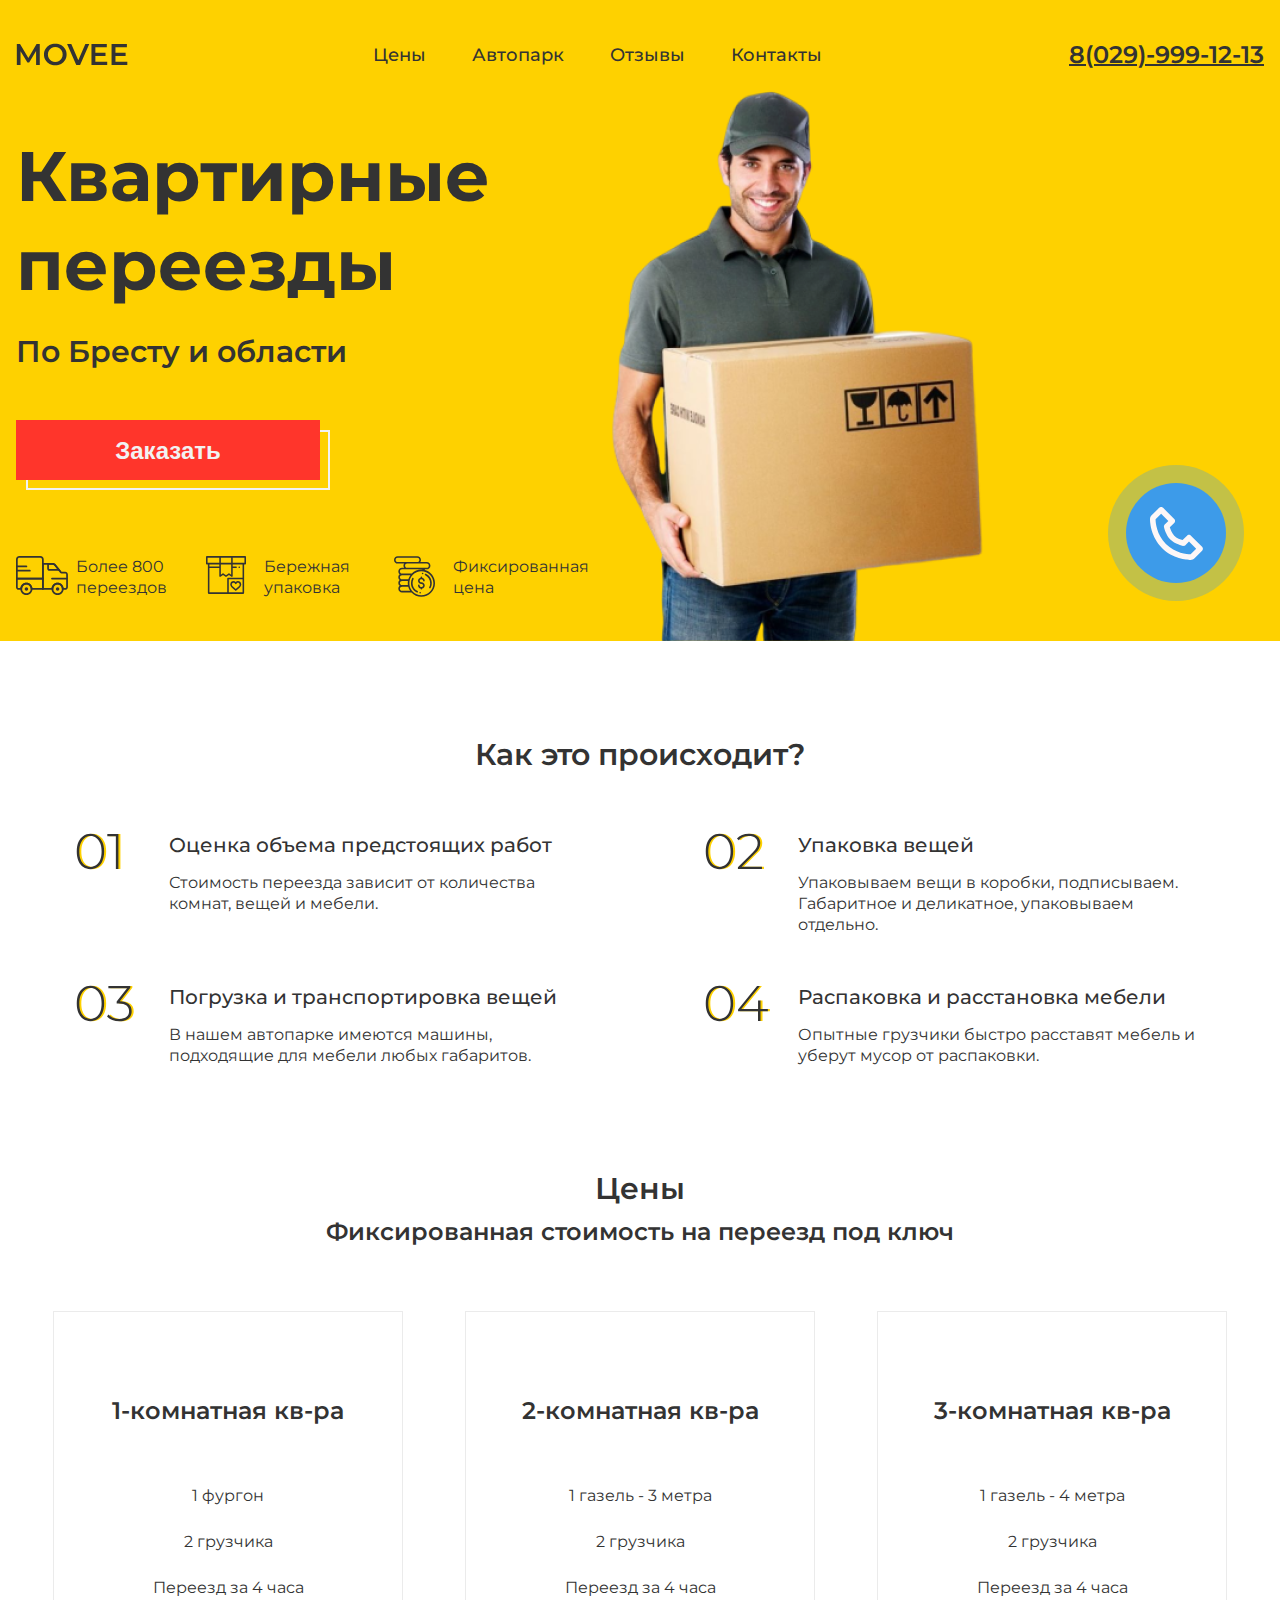
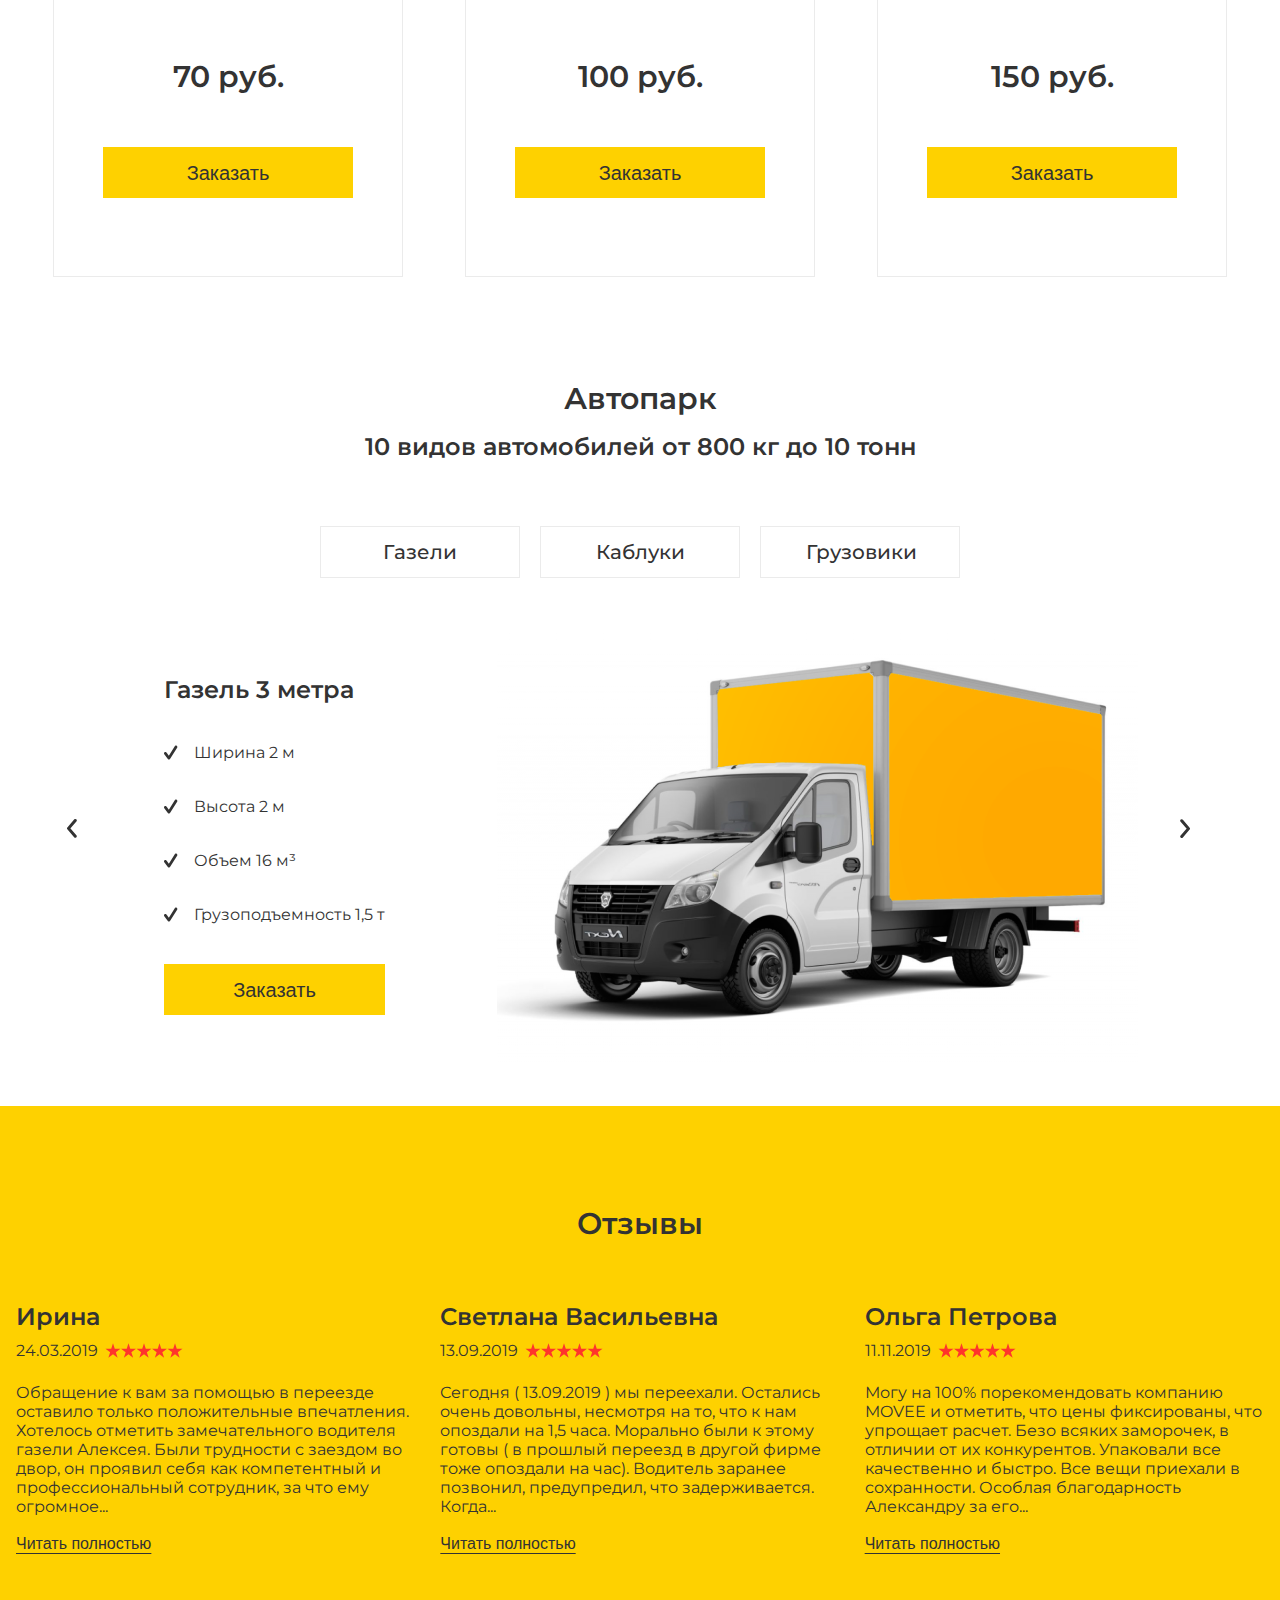
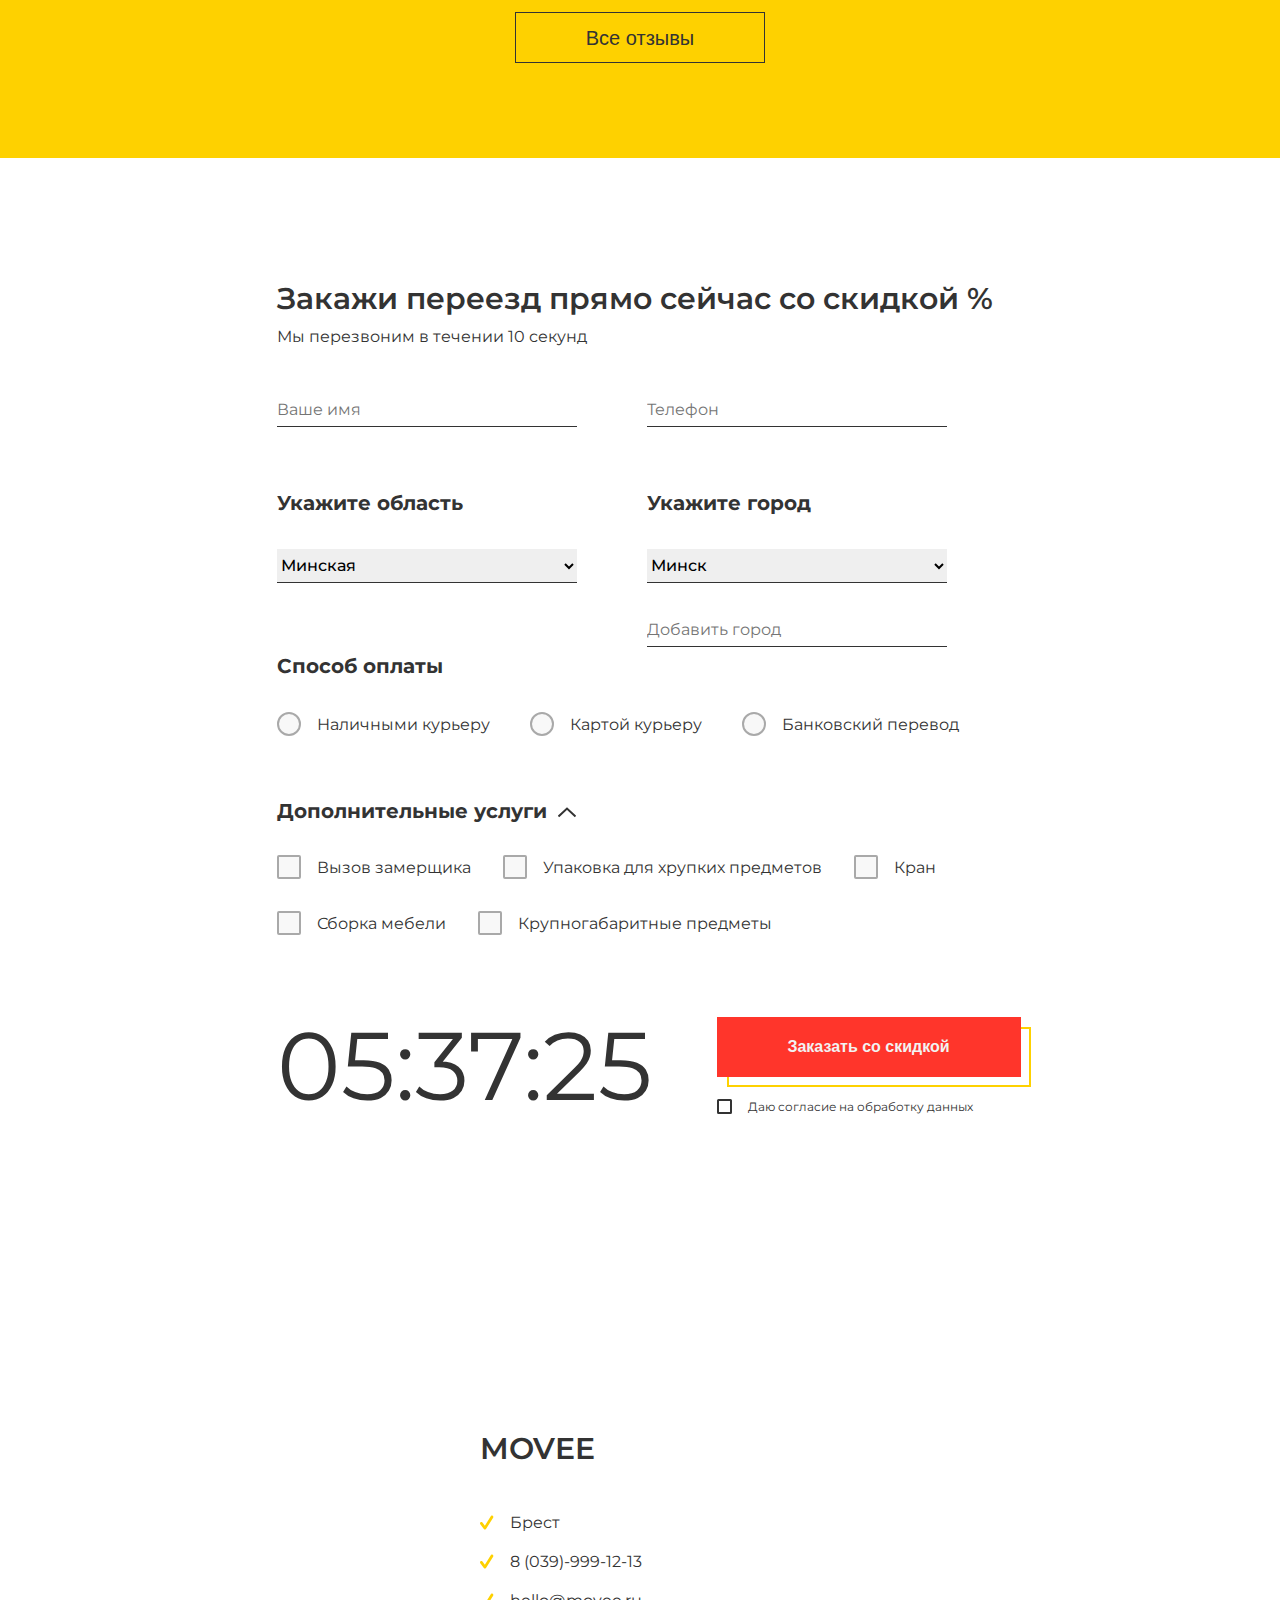
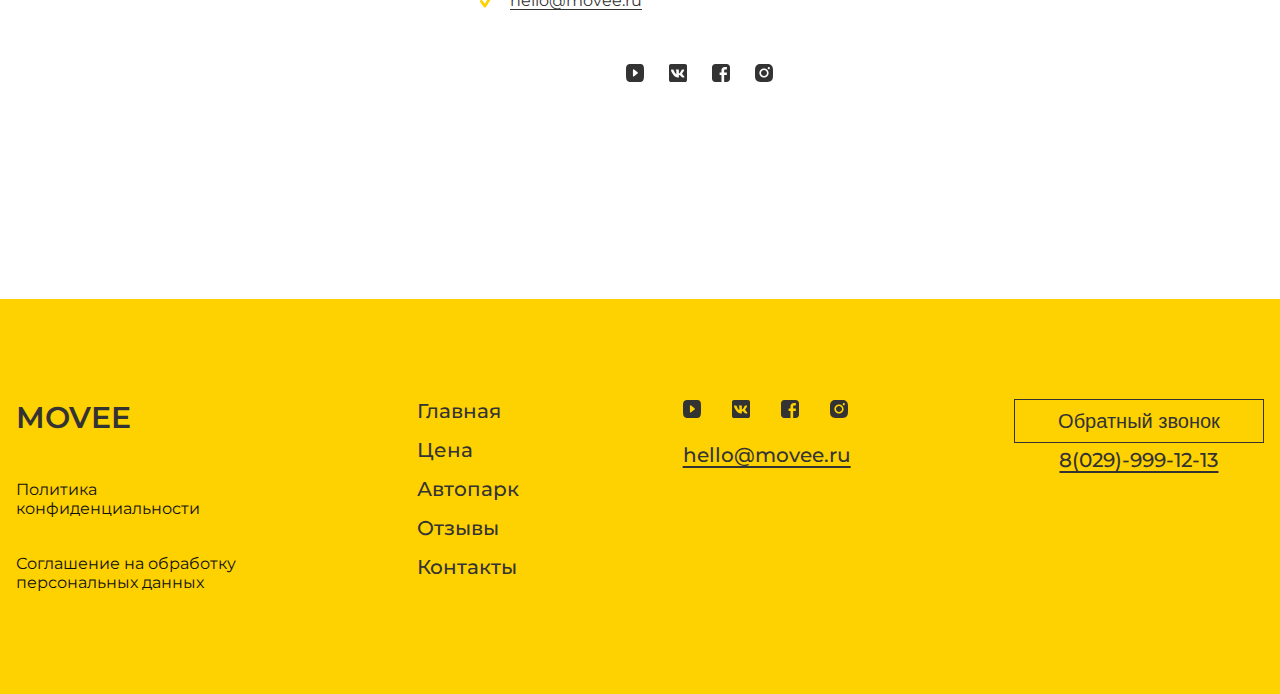
<file: index.html>
<!doctype html>
<html lang="en">
<head>
  <meta charset="UTF-8"/>
  <meta name="viewport" content="width=device-width, initial-scale=1.0"/>
  <link rel="preconnect" href="https://fonts.googleapis.com/"/>
  <link rel="preconnect" href="https://fonts.gstatic.com/" crossorigin/>
  <link
    href="https://fonts.googleapis.com/css2?family=Montserrat:ital,wght@0,100..900;1,100..900&display=swap"
    rel="stylesheet"
  />
  <link rel="stylesheet" href="./styles/index.css"/>
  <title>Movee</title>
  <script src="./scripts/dropdown.js" defer></script>
  <script src="./scripts/reviews-read.js" defer></script>
  <script src="./scripts/burger.js" defer></script>
  <script src="./scripts/slider.js" defer></script>
</head>
<body>
<section id="banner" class="banner">
  <header class="header container">
    <img class="logo" src="./assets/banner/logo.svg" alt="logo"/>
    <button class="burger-mobile__btn">
      <span></span><span></span><span></span>
    </button>
    <img class="btn-up" src="./assets/form/arrow.svg" alt="/">
    <nav class="menu">
      <ul class="menu-list">
        <li class="menu-item">
          <a class="menu-link" href="#prices">Цены</a>
        </li>
        <li class="menu-item">
          <a class="menu-link" href="#autopark">Автопарк</a>
        </li>
        <li class="menu-item">
          <a class="menu-link" href="#reviews">Отзывы</a>
        </li>
        <li class="menu-item">
          <a class="menu-link" href="#map">Контакты</a>
        </li>
      </ul>
    </nav>
    <div class="phone"><a href="tel:80299991213">8(029)-999-12-13</a></div>
  </header>
  <div class="content container">
    <div class="left">
      <div class="banner-info">
        <h1 class="banner__title">Квартирные переезды</h1>
        <h2 class="banner__subtitle">По Бресту и области</h2>
        <div class="header-button-wrapper">
          <button class="header-button">Заказать</button>
        </div>
      </div>
      <div class="items-mobile">
        <img class="banner-man-mobile" src="./assets/banner/man.png" alt="/"/>
        <div class="header-button-wrapper-mobile">
          <button class="header-button-mobile">Заказать</button>
        </div>
      </div>
      <div class="banner-items">
        <div class="banner-items-wrapper">
          <div class="banner-items__icon-wrapper">
            <img class="banner-items__icon" src="./assets/banner/truck.svg" alt="/"/>
          </div>
          <div class="banner-items__description">Более 800
            переездов
          </div>
        </div>
        <div class="banner-items-wrapper">
          <div class="banner-items__icon-wrapper">
            <img class="banner-items__icon" src="./assets/banner/pack.svg" alt="banner-icon">
          </div>
          <div class="banner-items__description">Бережная
            упаковка
          </div>
        </div>
        <div class="banner-items-wrapper">
          <div class="banner-items__icon-wrapper">
            <img class="banner-items__icon" src="./assets/banner/coin.svg" alt="/"/>
          </div>
          <div class="banner-items__description">Фиксированная
            цена
          </div>
        </div>
      </div>
    </div>
    <div class="right">
      <img class="banner-bus" src="./assets/banner/bus.png" alt="/"/>
      <img class="banner-man" src="./assets/banner/man.png" alt="/"/>
      <a href="tel:80299991213" class="phone-logo-wrapper">
        <div class="phone-logo">
        </div>
      </a>
    </div>
  </div>
</section>
<section class="process container">
  <h2 class="process__title">Как это происходит?</h2>
  <ol class="process-items">
    <li class="process-item">
      <img class="process-number" src="./assets/process/number1.svg" alt="1"/>
      <div class="process-item__text">
        <h3 class="process-subtitle">Оценка объема предстоящих работ</h3>
        <p class="process-subscription">Стоимость переезда зависит от количества комнат, вещей и мебели. </p>
      </div>
    </li>
    <li class="process-item">
      <img class="process-number" src="./assets/process/number2.svg" alt="2"/>
      <div class="process-item__text">
        <h3 class="process-subtitle">Упаковка вещей</h3>
        <p class="process-subscription">Упаковываем вещи в коробки, подписываем. Габаритное и деликатное, упаковываем
          отдельно.</p>
      </div>
    </li>
    <li class="process-item">
      <img class="process-number" src="./assets/process/number3.svg" alt="3"/>
      <div class="process-item__text">
        <h3 class="process-subtitle">Погрузка и транспортировка вещей</h3>
        <p class="process-subscription">В нашем автопарке имеются машины, подходящие для мебели любых габаритов.</p>
      </div>
    </li>
    <li class="process-item">
      <img class="process-number" src="./assets/process/number4.svg" alt="4"/>
      <div class="process-item__text">
        <h3 class="process-subtitle">Распаковка и расстановка мебели</h3>
        <p class="process-subscription">Опытные грузчики быстро расставят мебель и уберут мусор от распаковки.</p>
      </div>
    </li>
  </ol>
</section>
<section id="prices" class="prices container">
  <h2 class="prices__title">Цены</h2>
  <h3 class="prices__subtitle">Фиксированная стоимость на переезд под ключ </h3>
  <ul class="prices-items">
    <li class="prices-card">
      <h2 class="prices-card__title">1-комнатная кв-ра</h2>
      <div class="prices-card__description">
        <p>1 фургон</p>
        <p>2 грузчика</p>
        <p>Переезд за 4 часа</p>
      </div>
      <p class="prices-card__price">70 руб.</p>
      <div class="prices-card__button-wrapper">
        <button class="prices-card__button">Заказать</button>
      </div>
    </li>
    <li class="prices-card">
      <h2 class="prices-card__title">2-комнатная кв-ра</h2>
      <div class="prices-card__description">
        <p>1 газель - 3 метра </p>
        <p>2 грузчика</p>
        <p>Переезд за 4 часа</p>
      </div>
      <p class="prices-card__price">100 руб.</p>
      <div class="prices-card__button-wrapper">
        <button class="prices-card__button">Заказать</button>
      </div>
    </li>
    <li class="prices-card">
      <h2 class="prices-card__title">3-комнатная кв-ра</h2>
      <div class="prices-card__description">
        <p>1 газель - 4 метра</p>
        <p>2 грузчика</p>
        <p>Переезд за 4 часа</p>
      </div>
      <p class="prices-card__price">150 руб.</p>
      <div class="prices-card__button-wrapper">
        <button class="prices-card__button">Заказать</button>
      </div>
    </li>
  </ul>
  <div class="prices-card-mobile">
    <h2 class="prices-card__title-mobile">2-комнатная кв-ра</h2>
    <div class="prices-card__description-mobile">
      <p>1 газель - 3 метра </p>
      <p>2 грузчика</p>
      <p>Переезд за 4 часа</p>
    </div>
    <p class="prices-card__price-mobile">100 руб.</p>
    <div class="prices-card__button-wrapper-mobile">
      <button class="prices-card__button-mobile">Заказать</button>
    </div>
    <a class="prices-card__link">Все цены</a>
  </div>
</section>
<section id="autopark" class="autopark container">
  <h2 class="autopark__title">Автопарк</h2>
  <h3 class="autopark__subtitle">10 видов автомобилей от 800 кг до 10 тонн </h3>
  <div class="autopark-items">
    <div class="autopark-item">Газели</div>
    <div class="autopark-item">Каблуки</div>
    <div class="autopark-item">Грузовики</div>
  </div>
  <div class="autopark-slider">
    <div class="autopark-slider__track">
      <div class="autopark-slider__item">
        <div class="autopark-card">
          <div class="autopark-card-left">
            <h2 class="autopark-card__title">Газель 3 метра </h2>
            <div class="autopark-card__description">
              <div class="autopark-card__description-item">
                <img class="autopark-card__checkmark" src="./assets/autopark/checkmark.svg" alt="/">
                <p>Ширина 2 м</p>
              </div>
              <div class="autopark-card__description-item">
                <img class="autopark-card__checkmark" src="./assets/autopark/checkmark.svg" alt="/">
                <p>Высота 2 м</p>
              </div>
              <div class="autopark-card__description-item">
                <img class="autopark-card__checkmark" src="./assets/autopark/checkmark.svg" alt="/">
                <p>Объем 16 м³</p>
              </div>
              <div class="autopark-card__description-item">
                <img class="autopark-card__checkmark" src="./assets/autopark/checkmark.svg" alt="/">
                <p>Грузоподъемность 1,5 т</p>
              </div>
            </div>
            <div class="autopark-card__button-wrapper">
              <button class="autopark-card__button">Заказать</button>
            </div>
          </div>
          <div class="autopark-card-right">
            <img class="autopark-image" src="./assets/autopark/gazel.png" alt="/">
            <img class="autopark-image-mobile" src="./assets/autopark/gazel-mobile.png" alt="/">
          </div>
          <p class="autopark-description__mobile">Газель 3 метра / 1,5 тонны </p>
        </div>
      </div>
      <div class="autopark-slider__item">
        <div class="autopark-card">
          <div class="autopark-card-left">
            <h2 class="autopark-card__title">Каблук 2 метра </h2>
            <div class="autopark-card__description">
              <div class="autopark-card__description-item">
                <img class="autopark-card__checkmark" src="./assets/autopark/checkmark.svg" alt="/">
                <p>Ширина 1.8 м</p>
              </div>
              <div class="autopark-card__description-item">
                <img class="autopark-card__checkmark" src="./assets/autopark/checkmark.svg" alt="/">
                <p>Высота 1.2 м</p>
              </div>
              <div class="autopark-card__description-item">
                <img class="autopark-card__checkmark" src="./assets/autopark/checkmark.svg" alt="/">
                <p>Объем 8 м³</p>
              </div>
              <div class="autopark-card__description-item">
                <img class="autopark-card__checkmark" src="./assets/autopark/checkmark.svg" alt="/">
                <p>Грузоподъемность 0.8 т</p>
              </div>
            </div>
            <div class="autopark-card__button-wrapper">
              <button class="autopark-card__button">Заказать</button>
            </div>
          </div>
          <div class="autopark-card-right">
            <img class="autopark-image" src="./assets/autopark/kabluk.png" alt="/">
            <img class="autopark-image-mobile" src="./assets/autopark/gazel-mobile.png" alt="/">
          </div>
          <p class="autopark-description__mobile">Газель 3 метра / 1,5 тонны </p>
        </div>
      </div>
      <div class="autopark-slider__item">
        <div class="autopark-card">
          <div class="autopark-card-left">
            <h2 class="autopark-card__title">Грузовик 2 метра </h2>
            <div class="autopark-card__description">
              <div class="autopark-card__description-item">
                <img class="autopark-card__checkmark" src="./assets/autopark/checkmark.svg" alt="/">
                <p>Ширина 1.8 м</p>
              </div>
              <div class="autopark-card__description-item">
                <img class="autopark-card__checkmark" src="./assets/autopark/checkmark.svg" alt="/">
                <p>Высота 1.2 м</p>
              </div>
              <div class="autopark-card__description-item">
                <img class="autopark-card__checkmark" src="./assets/autopark/checkmark.svg" alt="/">
                <p>Объем 8 м³</p>
              </div>
              <div class="autopark-card__description-item">
                <img class="autopark-card__checkmark" src="./assets/autopark/checkmark.svg" alt="/">
                <p>Грузоподъемность 0.8 т</p>
              </div>
            </div>
            <div class="autopark-card__button-wrapper">
              <button class="autopark-card__button">Заказать</button>
            </div>
          </div>
          <div class="autopark-card-right">
            <img class="autopark-image" src="./assets/autopark/truck.png" alt="/">
            <img class="autopark-image-mobile" src="./assets/autopark/gazel-mobile.png" alt="/">
          </div>
          <p class="autopark-description__mobile">Газель 3 метра / 1,5 тонны </p>
        </div>
      </div>
    </div>
    <button class="arrow-left">
      <img src="./assets/autopark/arrow-left.svg" alt="/"/>
    </button>
    <button class="arrow-right">
      <img src="./assets/autopark/arrow-right.svg" alt="/"/>
    </button>
    <div class="autopark-dots">
      <div class="autopark-dots__wrapper">
        <div class="autopark-dots__item"></div>
      </div>
      <div class="autopark-dots__wrapper">
        <div class="autopark-dots__item"></div>
      </div>
      <div class="autopark-dots__wrapper">
        <div class="autopark-dots__item"></div>
      </div>
    </div>
  </div>
  <div class="autopark-slider__button">
    <div class="autopark-card__button-wrapper-mobile">
      <button class="autopark-card__button-mobile">Заказать</button>
    </div>
  </div>
</section>
<section id="reviews" class="reviews">
  <div class="reviews-content container">
    <h2 class="reviews-title">Отзывы</h2>
    <div class="reviews-cards">
      <div class="reviews-item">
        <h3 class="reviews-item__name">Ирина</h3>
        <div class="reviews__date-stars">
          <p class="reviews-date">24.03.2019</p>
          <img class="reviews-stars" src="./assets/reviews/stars.svg" alt="."/>
        </div>
        <p class="reviews-description">Обращение к вам за помощью в переезде оставило только положительные впечатления.
          Хотелось отметить замечательного водителя газели Алексея. Были трудности с заездом
          во двор, он проявил себя как компетентный
          и профессиональный сотрудник, за что ему огромное<span class="reviews-dots">...</span><span
            class="reviews-more">Lorem ipsum dolor sit amet, consectetur adipisicing elit. Amet at blanditiis dolor dolorem esse, ex id quibusdam quis similique voluptatum. Atque commodi, doloribus fuga ipsa laudantium neque nihil temporibus vero.</span>
        </p>
        <button class="reviews-read">Читать полностью</button>
      </div>
      <div class="reviews-item">
        <h3 class="reviews-item__name">Светлана Васильевна </h3>
        <div class="reviews__date-stars">
          <p class="reviews-date">13.09.2019</p>
          <img class="reviews-stars" src="./assets/reviews/stars.svg" alt="."/>
        </div>
        <p class="reviews-description">Сегодня ( 13.09.2019 ) мы переехали. Остались очень довольны, несмотря на то, что
          к нам опоздали на 1,5 часа. Морально были к этому готовы ( в прошлый переезд в другой фирме тоже опоздали на
          час). Водитель заранее позвонил, предупредил, что задерживается.
          Когда<span class="reviews-dots">...</span><span
            class="reviews-more">Lorem ipsum dolor sit amet, consectetur adipisicing elit. Amet at blanditiis dolor dolorem esse, ex id quibusdam quis similique voluptatum. Atque commodi, doloribus fuga ipsa laudantium neque nihil temporibus vero.</span>
        </p>
        <button class="reviews-read">Читать полностью</button>
      </div>
      <div class="reviews-item">
        <h3 class="reviews-item__name">Ольга Петрова</h3>
        <div class="reviews__date-stars">
          <p class="reviews-date">11.11.2019</p>
          <img class="reviews-stars" src="./assets/reviews/stars.svg" alt="."/>
        </div>
        <p class="reviews-description">Могу на 100% порекомендовать компанию MOVEE и отметить, что цены фиксированы, что
          упрощает расчет. Безо всяких заморочек, в отличии от их конкурентов. Упаковали все качественно и быстро. Все
          вещи приехали в сохранности. Особлая благодарность Александру за его<span class="reviews-dots">...</span><span
            class="reviews-more">Lorem ipsum dolor sit amet, consectetur adipisicing elit. Amet at blanditiis dolor dolorem esse, ex id quibusdam quis similique voluptatum. Atque commodi, doloribus fuga ipsa laudantium neque nihil temporibus vero.</span>
        </p>
        <button class="reviews-read">Читать полностью</button>
      </div>
    </div>
    <div class="reviews-btn">
      <div class="reviews__button-wrapper">
        <button class="reviews__button">Все отзывы</button>
      </div>
    </div>
  </div>
</section>
<section class="form">
  <h2 class="form-title">Закажи переезд прямо сейчас со скидкой %</h2>
  <h2 class="form-title__mobile">Закажи переезд прямо сейчас</h2>
  <p class="form-subtitle">Мы перезвоним в течении 10 секунд</p>
  <div class="form-name-number">
    <input class="form-name" type="text" placeholder="Ваше имя">
    <input class="form-number" type="text" placeholder="Телефон">
  </div>
  <div class="form-region-city">
    <div class="form-region__wrapper">
      <h3 class="form-region__title">Укажите область</h3>
      <select class="form-region" name="Например: Минская">
        <option value="minskaya">Минская</option>
        <option value="brestskaya">Брестская</option>
        <option value="grodnenskaya">Гродненская</option>
        <option value="vitebskaya">Витебская</option>
        <option value="mogilevskaya">Могилевская</option>
        <option value="gomelskaya">Гомельская</option>
      </select>
    </div>
    <div class="form-city__wrapper">
      <h3 class="form-city__title">Укажите город</h3>
      <select class="form-region" name="Например: Минская">
        <option value="minsk">Минск</option>
        <option value="brest">Брест</option>
        <option value="grodno">Гродно</option>
        <option value="vitebsk">Витебск</option>
        <option value="mogilev">Могилев</option>
        <option value="gomel">Гомель</option>
      </select>
      <input class="form-add-city" type="text" placeholder="Добавить город">
    </div>
  </div>
  <h3 class="form-method__title">Способ оплаты</h3>
  <div class="form-method__wrapper">
    <label class="form-check">
      <input class="form-checkbox" type="radio" value="cash" name="method">
      <span class="form-check-box"></span>
      Наличными курьеру
    </label>
    <label class="form-check">
      <input class="form-checkbox" type="radio" value="card" name="method">
      <span class="form-check-box"></span>
      Картой курьеру
    </label>
    <label class="form-check">
      <input class="form-checkbox" type="radio" value="transfer" name="method">
      <span class="form-check-box"></span>
      Банковский перевод
    </label>
  </div>
  <div class="form-service__title-arrow">
    <h3 class="form-service__title">Дополнительные услуги</h3>
    <img class="form-service__arrow" src="./assets/form/arrow.svg">
  </div>
  <div class="form-service__wrapper">
    <label class="form-check__service">
      <input class="form-checkbox__service" type="checkbox">
      <span class="form-check-box__service"></span>
      Вызов замерщика
    </label>
    <label class="form-check__service">
      <input class="form-checkbox__service" type="checkbox">
      <span class="form-check-box__service"></span>
      Упаковка для хрупких предметов
    </label>
    <label class="form-check__service">
      <input class="form-checkbox__service" type="checkbox">
      <span class="form-check-box__service"></span>
      Кран
    </label>
    <label class="form-check__service">
      <input class="form-checkbox__service" type="checkbox">
      <span class="form-check-box__service"></span>
      Сборка мебели
    </label>
    <label class="form-check__service">
      <input class="form-checkbox__service" type="checkbox">
      <span class="form-check-box__service"></span>
      Крупногабаритные предметы
    </label>
  </div>
  <div class="form-timer-button open-form-service">
    <div class="form-timer">05:37:25</div>
    <div class="form-btn-check">
      <div class="form-button-wrapper">
        <button class="form-button">Заказать со скидкой</button>
        <button class="form-button-mobile">Перезвонить мне</button>
      </div>
      <div class="form-check__agreement-wrapper">
        <label class="form-check__agreement">
          <input class="form-checkbox__agreement" type="checkbox">
          <span class="form-check-box__agreement"></span>
          <span class="form-check-box__service-text">Даю согласие на обработку данных</span>
        </label>
      </div>
    </div>
  </div>
</section>
<section id="map" class="map">
  <iframe class="map-wrapper"
          src="https://www.google.com/maps/embed?pb=!1m18!1m12!1m3!1d2451.3789169969114!2d23.694214076991305!3d52.09103516789986!2m3!1f0!2f0!3f0!3m2!1i1024!2i768!4f13.1!3m3!1m2!1s0x47210bf0d6c7cb8f%3A0x5d0b2cc4f645f8ca!2svulica%20Budzionaha%2064%2C%20Brest%2C%20Brest%20Region!5e0!3m2!1sen!2sby!4v1717010407448!5m2!1sen!2sby"
          width="100%" height="100%" style="border:0;" allowfullscreen="" loading="lazy"
          referrerpolicy="no-referrer-when-downgrade"></iframe>
  <div class="map-info">
    <h2 class="map-info__title">MOVEE</h2>
    <ul class="map-description">
      <li class="map-description__item">
        <img class="map-item__checkmark" src="./assets/map/checkmark.svg" alt="/"/>
        <p class="map-item__text">Брест</p>
      </li>
      <li class="map-description__item">
        <img class="map-item__checkmark" src="./assets/map/checkmark.svg" alt="/"/>
        <p class="map-item__number"><a href="tel:80299991213">8 (039)-999-12-13</a></p>
      </li>
      <li class="map-description__item">
        <img class="map-item__checkmark" src="./assets/map/checkmark.svg" alt="/"/>
        <p class="map-item__mail"><a href="mailto:hello@movee.ru">hello@movee.ru</a></p>
      </li>
    </ul>
    <div class="map-social">
      <a class="map-social__youtube">
        <img class="map-social__youtube-icon" src="./assets/social-networks/youtube.svg" alt="/"/>
      </a>
      <a class="map-social__vk">
        <img class="map-social__vk-icon" src="./assets/social-networks/vk.svg" alt="/"/>
      </a>
      <a class="map-social__fb">
        <img class="map-social__fb-icon" src="./assets/social-networks/fb.svg" alt="/"/>
      </a>
      <a class="map-social__inst">
        <img class="map-social__inst-icon" src="./assets/social-networks/inst.svg" alt="/"/>
      </a>
    </div>
  </div>
  <div class="map-description-mobile">
    <p class="map-item__text-mobile">Брест</p>
    <p class="map-item__number-mobile"><a href="tel:80299991213">8 (039)-999-12-13</a></p>
    <p class="map-item__mail-mobile"><a href="mailto:hello@movee.ru">hello@movee.ru</a></p>
  </div>
</section>
<footer>
  <div class="footer container">
    <div class="footer-privacy-agreement">
      <h2 class="footer-privacy__title">MOVEE</h2>
      <a class="footer-privacy" href="./privacy">Политика
        конфиденциальности</a>
      <a class="footer-agreement" href="./agreement">Соглашение на обработку персональных данных</a>
    </div>
    <nav class="footer-nav">
      <a class="footer-nav__item" href="#banner">Главная</a>
      <a class="footer-nav__item" href="#prices">Цена</a>
      <a class="footer-nav__item" href="#autopark">Автопарк</a>
      <a class="footer-nav__item" href="#reviews">Отзывы</a>
      <a class="footer-nav__item" href="#map">Контакты</a>
    </nav>
    <div class="footer-social-mail">
      <div class="footer-social">
        <a class="footer-social__youtube">
          <img class="footer-social__youtube-icon" src="./assets/social-networks/youtube.svg" alt="/"/>
        </a>
        <a class="footer-social__vk">
          <img class="footer-social__vk-icon" src="./assets/social-networks/vk.svg" alt="/"/>
        </a>
        <a class="footer-social__fb">
          <img class="footer-social__fb-icon" src="./assets/social-networks/fb.svg" alt="/"/>
        </a>
        <a class="footer-social__inst">
          <img class="footer-social__inst-icon" src="./assets/social-networks/inst.svg" alt="/"/>
        </a>
      </div>
      <p><a class="footer-social__mail" href="mailto:hello@movee.ru">hello@movee.ru</a></p>
    </div>
    <div class="footer-button-number">
      <a href="tel:80299991213">
        <div class="footer__button-wrapper">
          <button class="footer__button">Обратный звонок</button>
        </div>
        <div class="footer__button-wrapper-mobile">
          <button class="footer__button-mobile">Заказать</button>
        </div>
      </a>
      <div class="footer__number"><a href="tel:80299991213">8(029)-999-12-13</a></div>
    </div>
  </div>
</footer>
</body>
</html>
</file>
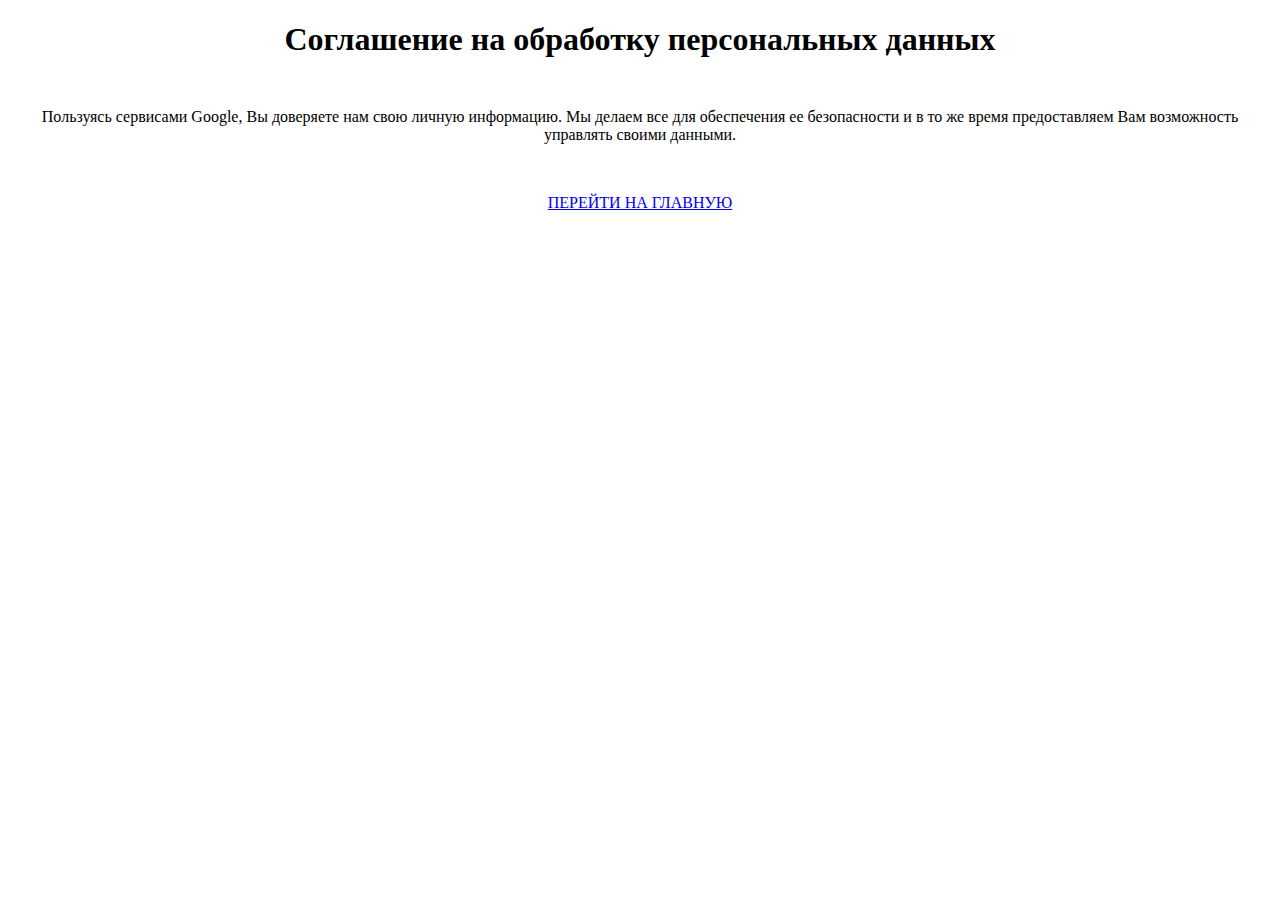
<file: agreement.html>
<!doctype html>
<html lang="en">
<head>
  <meta charset="UTF-8">
  <meta name="viewport"
        content="width=device-width, user-scalable=no, initial-scale=1.0, maximum-scale=1.0, minimum-scale=1.0">
  <meta http-equiv="X-UA-Compatible" content="ie=edge">
  <title>Agreement</title>
</head>
<body>
<h1 style="text-align: center; margin-bottom: 50px;">Соглашение на обработку персональных данных</h1>
<p style="text-align: center; margin-bottom: 50px;" >Пользуясь сервисами Google, Вы доверяете нам свою личную информацию. Мы делаем все для обеспечения ее безопасности и в то же время предоставляем Вам возможность управлять своими данными.</p>
<div style="text-align: center;">
  <a href="./">ПЕРЕЙТИ НА ГЛАВНУЮ</a>
</div>
</body>
</html>
</file>
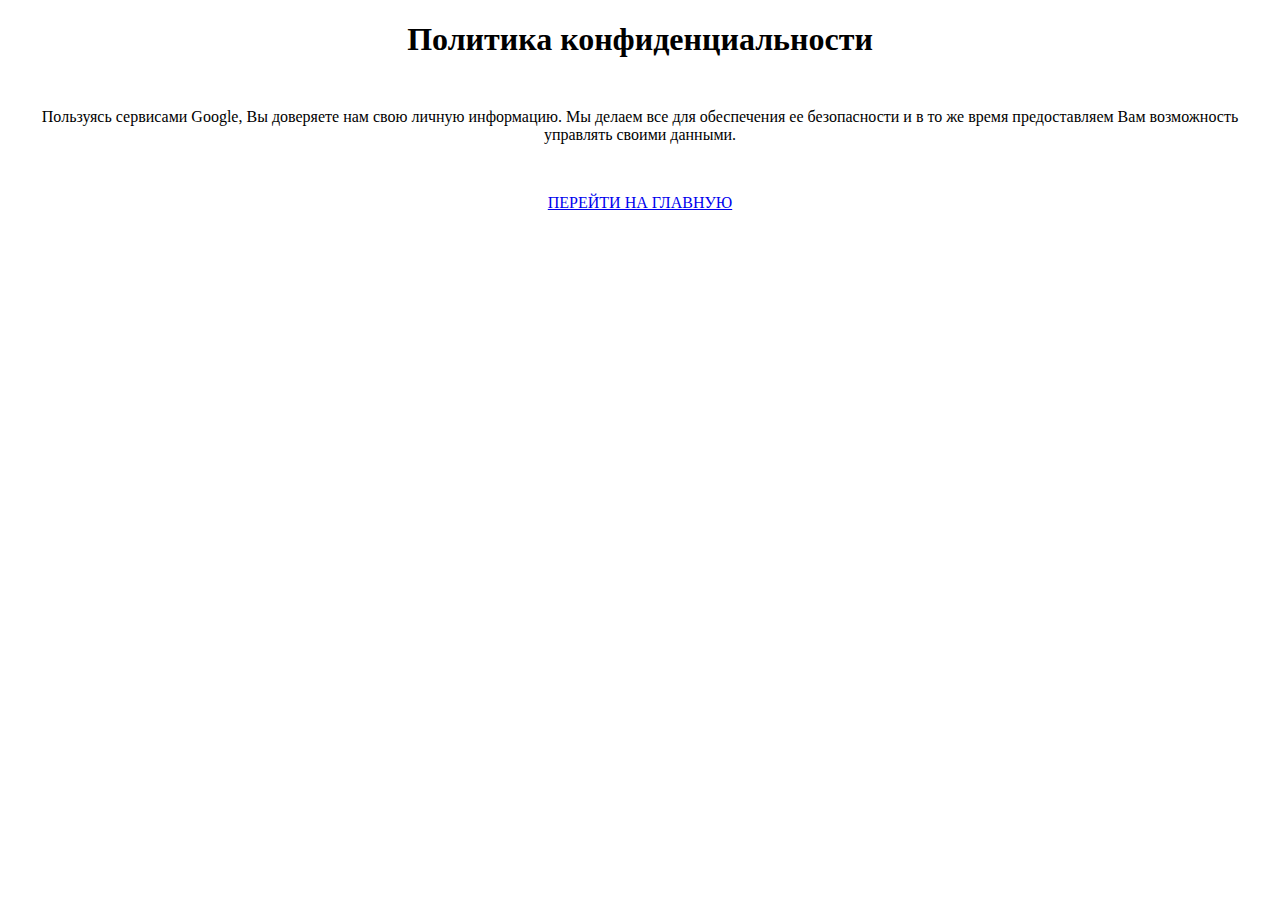
<file: privacy.html>
<!doctype html>
<html lang="en">
<head>
  <meta charset="UTF-8">
  <meta name="viewport"
        content="width=device-width, user-scalable=no, initial-scale=1.0, maximum-scale=1.0, minimum-scale=1.0">
  <meta http-equiv="X-UA-Compatible" content="ie=edge">
  <title>Privacy</title>
</head>
<body>
  <h1 style="text-align: center; margin-bottom: 50px;">Политика
    конфиденциальности</h1>
  <p style="text-align: center; margin-bottom: 50px;" >Пользуясь сервисами Google, Вы доверяете нам свою личную информацию. Мы делаем все для обеспечения ее безопасности и в то же время предоставляем Вам возможность управлять своими данными.</p>
  <div style="text-align: center;">
  <a href="./">ПЕРЕЙТИ НА ГЛАВНУЮ</a>
  </div>
</body>
</html>
</file>
<file: styles/index.css>
/* global */
@import url(./reset.css);
@import url(./global.css);
@import url(./variables.css);

/* sections */
@import url(./banner.css);
@import url(./process.css);
@import url(./prices.css);
@import url(./autopark.css);
@import url(./reviews.css);
@import url(./form.css);
@import url(./map.css);
@import url(./footer.css);
</file>
